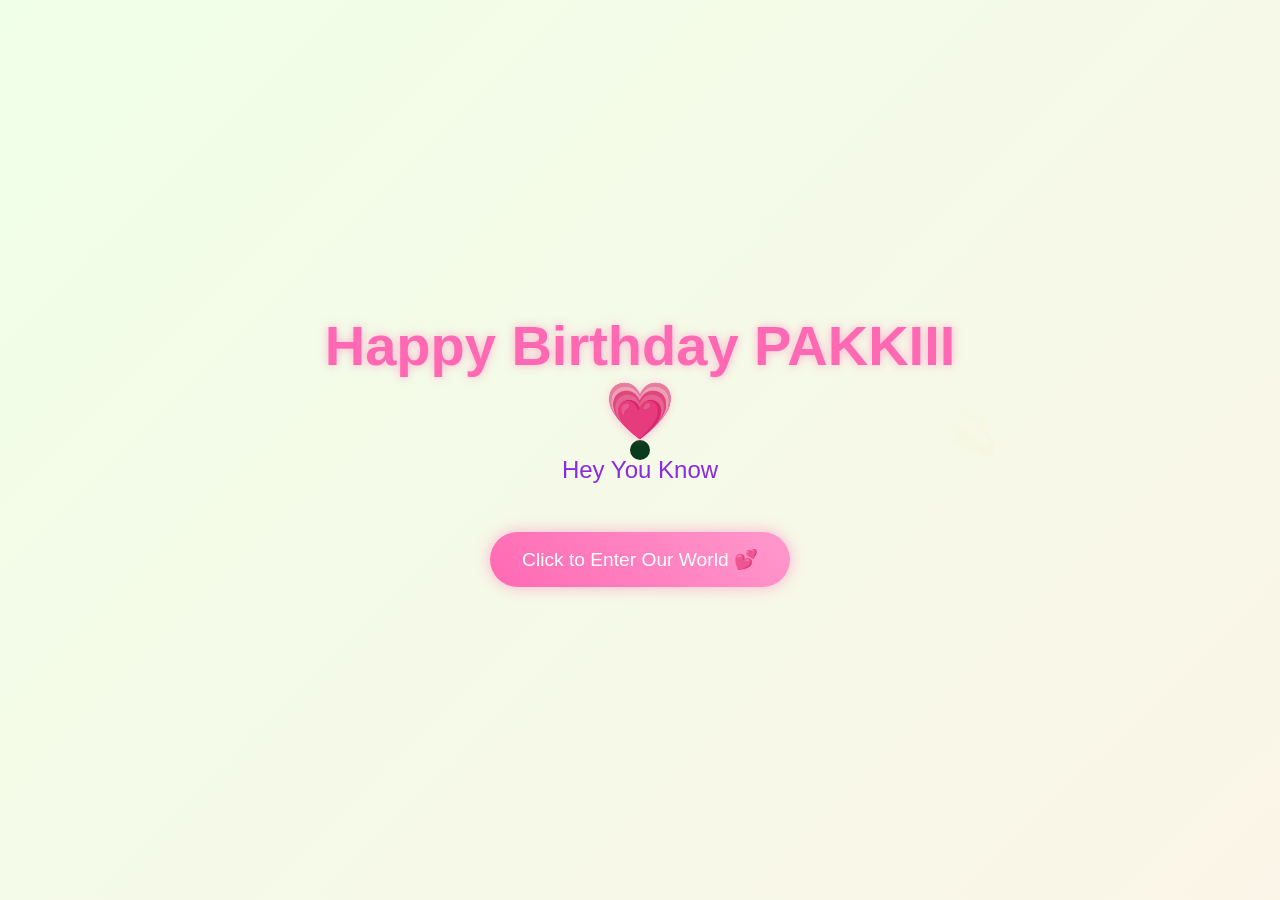
<file: index.html>
<!DOCTYPE html>
<html lang="en">
<head>
    <meta charset="UTF-8">
    <meta name="viewport" content="width=device-width, initial-scale=1.0">
    <title>Happy Birthday</title>
    <script src="https://cdnjs.cloudflare.com/ajax/libs/gsap/3.12.2/gsap.min.js"></script>
    <link rel="stylesheet" href="style.css">
    
</head>
<body>
    <div class="cursor"></div>
    <div class="container">
        <h1>Happy Birthday PAKKIII💗</h1>
        <div class="greeting"></div>
        <button class="cta-button">Click to Enter Our World 💕</button>
    </div>

    <script src="script.js">
        
    </script>
</body>
</html>
</file>
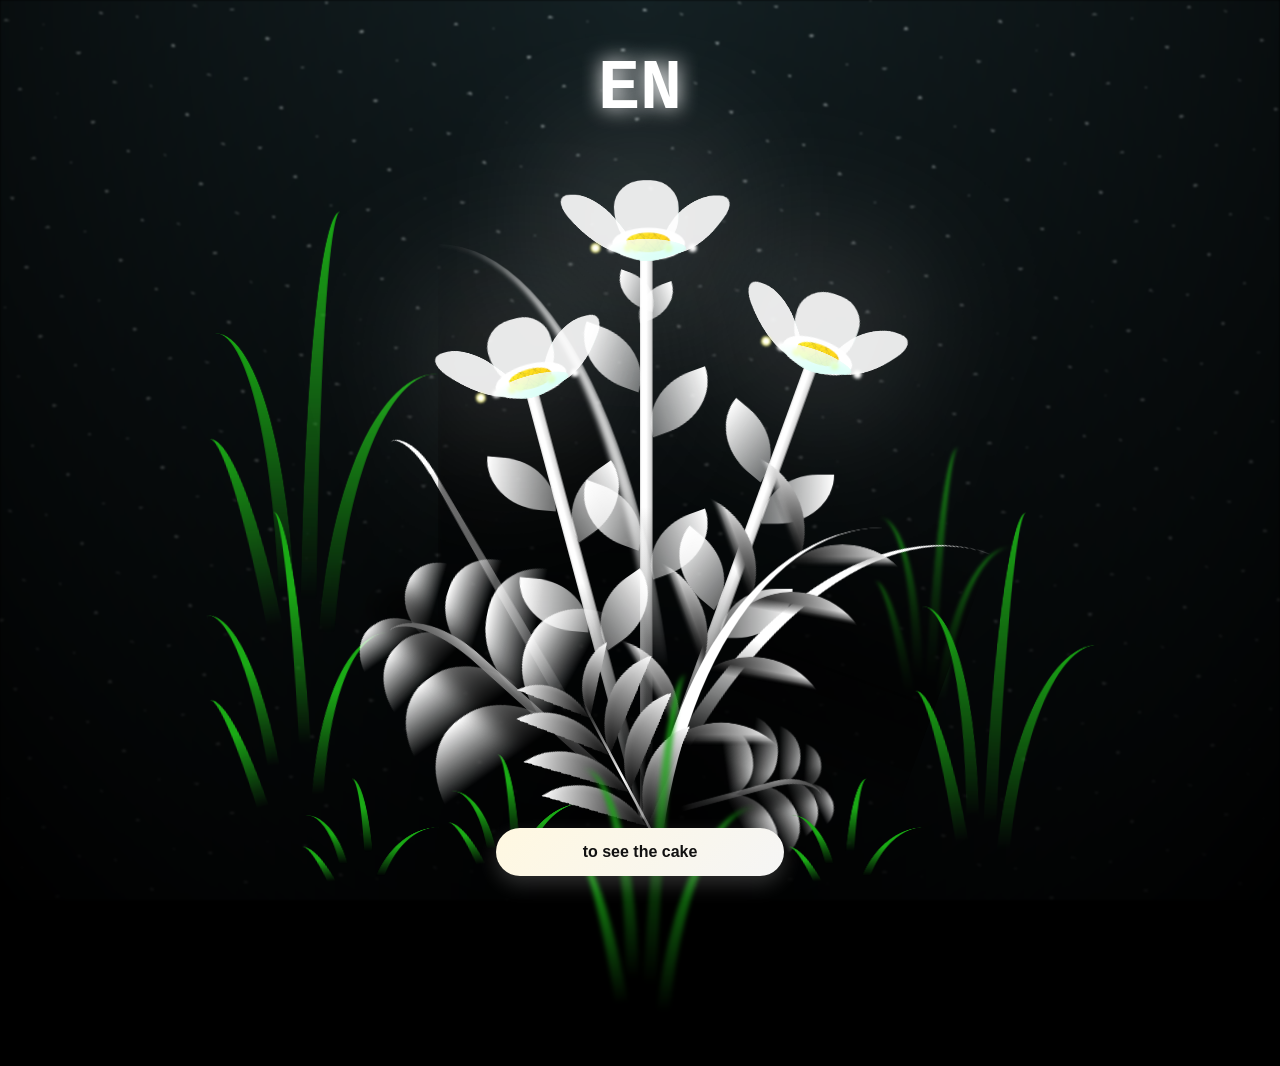
<file: flower.html>
<!DOCTYPE html>
<html lang="en">

<head>
  <meta charset="UTF-8">
  <meta http-equiv="X-UA-Compatible" content="IE=edge">
  <meta name="viewport" content="width=device-width, initial-scale=1.0">
  <link rel="shortcut icon" href="gift.png" type="image/x-icon">
  <link rel="stylesheet" href="styles.css">

  <!-- Document Title -->
  <title>FLOWERS</title>
</head>

<body class="not-loaded">
  <!-- Background -->
  <div class="night"></div>

  <!-- Flower -->
  <div class="flowers">
    <div class="flower flower--1">
      <div class="flower__leafs flower__leafs--1">
        <div class="flower__leaf flower__leaf--1"></div>
        <div class="flower__leaf flower__leaf--2"></div>
        <div class="flower__leaf flower__leaf--3"></div>
        <div class="flower__leaf flower__leaf--4"></div>
        <div class="flower__white-circle"></div>

        <div class="flower__light flower__light--1"></div>
        <div class="flower__light flower__light--2"></div>
        <div class="flower__light flower__light--3"></div>
        <div class="flower__light flower__light--4"></div>
        <div class="flower__light flower__light--5"></div>
        <div class="flower__light flower__light--6"></div>
        <div class="flower__light flower__light--7"></div>
        <div class="flower__light flower__light--8"></div>

      </div>
      <div class="flower__line">
        <div class="flower__line__leaf flower__line__leaf--1"></div>
        <div class="flower__line__leaf flower__line__leaf--2"></div>
        <div class="flower__line__leaf flower__line__leaf--3"></div>
        <div class="flower__line__leaf flower__line__leaf--4"></div>
        <div class="flower__line__leaf flower__line__leaf--5"></div>
        <div class="flower__line__leaf flower__line__leaf--6"></div>
      </div>
    </div>

    <div class="flower flower--2">
      <div class="flower__leafs flower__leafs--2">
        <div class="flower__leaf flower__leaf--1"></div>
        <div class="flower__leaf flower__leaf--2"></div>
        <div class="flower__leaf flower__leaf--3"></div>
        <div class="flower__leaf flower__leaf--4"></div>
        <div class="flower__white-circle"></div>

        <div class="flower__light flower__light--1"></div>
        <div class="flower__light flower__light--2"></div>
        <div class="flower__light flower__light--3"></div>
        <div class="flower__light flower__light--4"></div>
        <div class="flower__light flower__light--5"></div>
        <div class="flower__light flower__light--6"></div>
        <div class="flower__light flower__light--7"></div>
        <div class="flower__light flower__light--8"></div>

      </div>
      <div class="flower__line">
        <div class="flower__line__leaf flower__line__leaf--1"></div>
        <div class="flower__line__leaf flower__line__leaf--2"></div>
        <div class="flower__line__leaf flower__line__leaf--3"></div>
        <div class="flower__line__leaf flower__line__leaf--4"></div>
      </div>
    </div>

    <div class="flower flower--3">
      <div class="flower__leafs flower__leafs--3">
        <div class="flower__leaf flower__leaf--1"></div>
        <div class="flower__leaf flower__leaf--2"></div>
        <div class="flower__leaf flower__leaf--3"></div>
        <div class="flower__leaf flower__leaf--4"></div>
        <div class="flower__white-circle"></div>

        <div class="flower__light flower__light--1"></div>
        <div class="flower__light flower__light--2"></div>
        <div class="flower__light flower__light--3"></div>
        <div class="flower__light flower__light--4"></div>
        <div class="flower__light flower__light--5"></div>
        <div class="flower__light flower__light--6"></div>
        <div class="flower__light flower__light--7"></div>
        <div class="flower__light flower__light--8"></div>

      </div>
      <div class="flower__line">
        <div class="flower__line__leaf flower__line__leaf--1"></div>
        <div class="flower__line__leaf flower__line__leaf--2"></div>
        <div class="flower__line__leaf flower__line__leaf--3"></div>
        <div class="flower__line__leaf flower__line__leaf--4"></div>
      </div>
    </div>

    <div class="grow-ans" style="--d:1.2s">
      <div class="flower__g-long">
        <div class="flower__g-long__top"></div>
        <div class="flower__g-long__bottom"></div>
      </div>
    </div>

    <div class="growing-grass">
      <div class="flower__grass flower__grass--1">
        <div class="flower__grass--top"></div>
        <div class="flower__grass--bottom"></div>
        <div class="flower__grass__leaf flower__grass__leaf--1"></div>
        <div class="flower__grass__leaf flower__grass__leaf--2"></div>
        <div class="flower__grass__leaf flower__grass__leaf--3"></div>
        <div class="flower__grass__leaf flower__grass__leaf--4"></div>
        <div class="flower__grass__leaf flower__grass__leaf--5"></div>
        <div class="flower__grass__leaf flower__grass__leaf--6"></div>
        <div class="flower__grass__leaf flower__grass__leaf--7"></div>
        <div class="flower__grass__leaf flower__grass__leaf--8"></div>
        <div class="flower__grass__overlay"></div>
      </div>
    </div>

    <div class="growing-grass">
      <div class="flower__grass flower__grass--2">
        <div class="flower__grass--top"></div>
        <div class="flower__grass--bottom"></div>
        <div class="flower__grass__leaf flower__grass__leaf--1"></div>
        <div class="flower__grass__leaf flower__grass__leaf--2"></div>
        <div class="flower__grass__leaf flower__grass__leaf--3"></div>
        <div class="flower__grass__leaf flower__grass__leaf--4"></div>
        <div class="flower__grass__leaf flower__grass__leaf--5"></div>
        <div class="flower__grass__leaf flower__grass__leaf--6"></div>
        <div class="flower__grass__leaf flower__grass__leaf--7"></div>
        <div class="flower__grass__leaf flower__grass__leaf--8"></div>
        <div class="flower__grass__overlay"></div>
      </div>
    </div>

    <div class="grow-ans" style="--d:2.4s">
      <div class="flower__g-right flower__g-right--1">
        <div class="leaf"></div>
      </div>
    </div>

    <div class="grow-ans" style="--d:2.8s">
      <div class="flower__g-right flower__g-right--2">
        <div class="leaf"></div>
      </div>
    </div>

    <div class="grow-ans" style="--d:2.8s">
      <div class="flower__g-front">
        <div class="flower__g-front__leaf-wrapper flower__g-front__leaf-wrapper--1">
          <div class="flower__g-front__leaf"></div>
        </div>
        <div class="flower__g-front__leaf-wrapper flower__g-front__leaf-wrapper--2">
          <div class="flower__g-front__leaf"></div>
        </div>
        <div class="flower__g-front__leaf-wrapper flower__g-front__leaf-wrapper--3">
          <div class="flower__g-front__leaf"></div>
        </div>
        <div class="flower__g-front__leaf-wrapper flower__g-front__leaf-wrapper--4">
          <div class="flower__g-front__leaf"></div>
        </div>
        <div class="flower__g-front__leaf-wrapper flower__g-front__leaf-wrapper--5">
          <div class="flower__g-front__leaf"></div>
        </div>
        <div class="flower__g-front__leaf-wrapper flower__g-front__leaf-wrapper--6">
          <div class="flower__g-front__leaf"></div>
        </div>
        <div class="flower__g-front__leaf-wrapper flower__g-front__leaf-wrapper--7">
          <div class="flower__g-front__leaf"></div>
        </div>
        <div class="flower__g-front__leaf-wrapper flower__g-front__leaf-wrapper--8">
          <div class="flower__g-front__leaf"></div>
        </div>
        <div class="flower__g-front__line"></div>
      </div>
    </div>

    <div class="grow-ans" style="--d:3.2s">
      <div class="flower__g-fr">
        <div class="leaf"></div>
        <div class="flower__g-fr__leaf flower__g-fr__leaf--1"></div>
        <div class="flower__g-fr__leaf flower__g-fr__leaf--2"></div>
        <div class="flower__g-fr__leaf flower__g-fr__leaf--3"></div>
        <div class="flower__g-fr__leaf flower__g-fr__leaf--4"></div>
        <div class="flower__g-fr__leaf flower__g-fr__leaf--5"></div>
        <div class="flower__g-fr__leaf flower__g-fr__leaf--6"></div>
        <div class="flower__g-fr__leaf flower__g-fr__leaf--7"></div>
        <div class="flower__g-fr__leaf flower__g-fr__leaf--8"></div>
      </div>
    </div>

    <div class="long-g long-g--0">
      <div class="grow-ans" style="--d:3s">
        <div class="leaf leaf--0"></div>
      </div>
      <div class="grow-ans" style="--d:2.2s">
        <div class="leaf leaf--1"></div>
      </div>
      <div class="grow-ans" style="--d:3.4s">
        <div class="leaf leaf--2"></div>
      </div>
      <div class="grow-ans" style="--d:3.6s">
        <div class="leaf leaf--3"></div>
      </div>
    </div>

    <div class="long-g long-g--1">
      <div class="grow-ans" style="--d:3.6s">
        <div class="leaf leaf--0"></div>
      </div>
      <div class="grow-ans" style="--d:3.8s">
        <div class="leaf leaf--1"></div>
      </div>
      <div class="grow-ans" style="--d:4s">
        <div class="leaf leaf--2"></div>
      </div>
      <div class="grow-ans" style="--d:4.2s">
        <div class="leaf leaf--3"></div>
      </div>
    </div>

    <div class="long-g long-g--2">
      <div class="grow-ans" style="--d:4s">
        <div class="leaf leaf--0"></div>
      </div>
      <div class="grow-ans" style="--d:4.2s">
        <div class="leaf leaf--1"></div>
      </div>
      <div class="grow-ans" style="--d:4.4s">
        <div class="leaf leaf--2"></div>
      </div>
      <div class="grow-ans" style="--d:4.6s">
        <div class="leaf leaf--3"></div>
      </div>
    </div>

    <div class="long-g long-g--3">
      <div class="grow-ans" style="--d:4s">
        <div class="leaf leaf--0"></div>
      </div>
      <div class="grow-ans" style="--d:4.2s">
        <div class="leaf leaf--1"></div>
      </div>
      <div class="grow-ans" style="--d:3s">
        <div class="leaf leaf--2"></div>
      </div>
      <div class="grow-ans" style="--d:3.6s">
        <div class="leaf leaf--3"></div>
      </div>
    </div>

    <div class="long-g long-g--4">
      <div class="grow-ans" style="--d:4s">
        <div class="leaf leaf--0"></div>
      </div>
      <div class="grow-ans" style="--d:4.2s">
        <div class="leaf leaf--1"></div>
      </div>
      <div class="grow-ans" style="--d:3s">
        <div class="leaf leaf--2"></div>
      </div>
      <div class="grow-ans" style="--d:3.6s">
        <div class="leaf leaf--3"></div>
      </div>
    </div>

    <div class="long-g long-g--5">
      <div class="grow-ans" style="--d:4s">
        <div class="leaf leaf--0"></div>
      </div>
      <div class="grow-ans" style="--d:4.2s">
        <div class="leaf leaf--1"></div>
      </div>
      <div class="grow-ans" style="--d:3s">
        <div class="leaf leaf--2"></div>
      </div>
      <div class="grow-ans" style="--d:3.6s">
        <div class="leaf leaf--3"></div>
      </div>
    </div>

    <div class="long-g long-g--6">
      <div class="grow-ans" style="--d:4.2s">
        <div class="leaf leaf--0"></div>
      </div>
      <div class="grow-ans" style="--d:4.4s">
        <div class="leaf leaf--1"></div>
      </div>
      <div class="grow-ans" style="--d:4.6s">
        <div class="leaf leaf--2"></div>
      </div>
      <div class="grow-ans" style="--d:4.8s">
        <div class="leaf leaf--3"></div>
      </div>
    </div>

    <div class="long-g long-g--7">
      <div class="grow-ans" style="--d:3s">
        <div class="leaf leaf--0"></div>
      </div>
      <div class="grow-ans" style="--d:3.2s">
        <div class="leaf leaf--1"></div>
      </div>
      <div class="grow-ans" style="--d:3.5s">
        <div class="leaf leaf--2"></div>
      </div>
      <div class="grow-ans" style="--d:3.6s">
        <div class="leaf leaf--3"></div>
      </div>
    </div>
  </div>

  <h1 class="title"><span id="title"></span></h1>

  <div class="flower-nav">
    <a href="cake.html">
      <button type="button">to see the cake</button>
    </a>
  </div>

  <!-- Import Javascript -->
  <script src="main.js"></script>
</body>

</html>
</file>
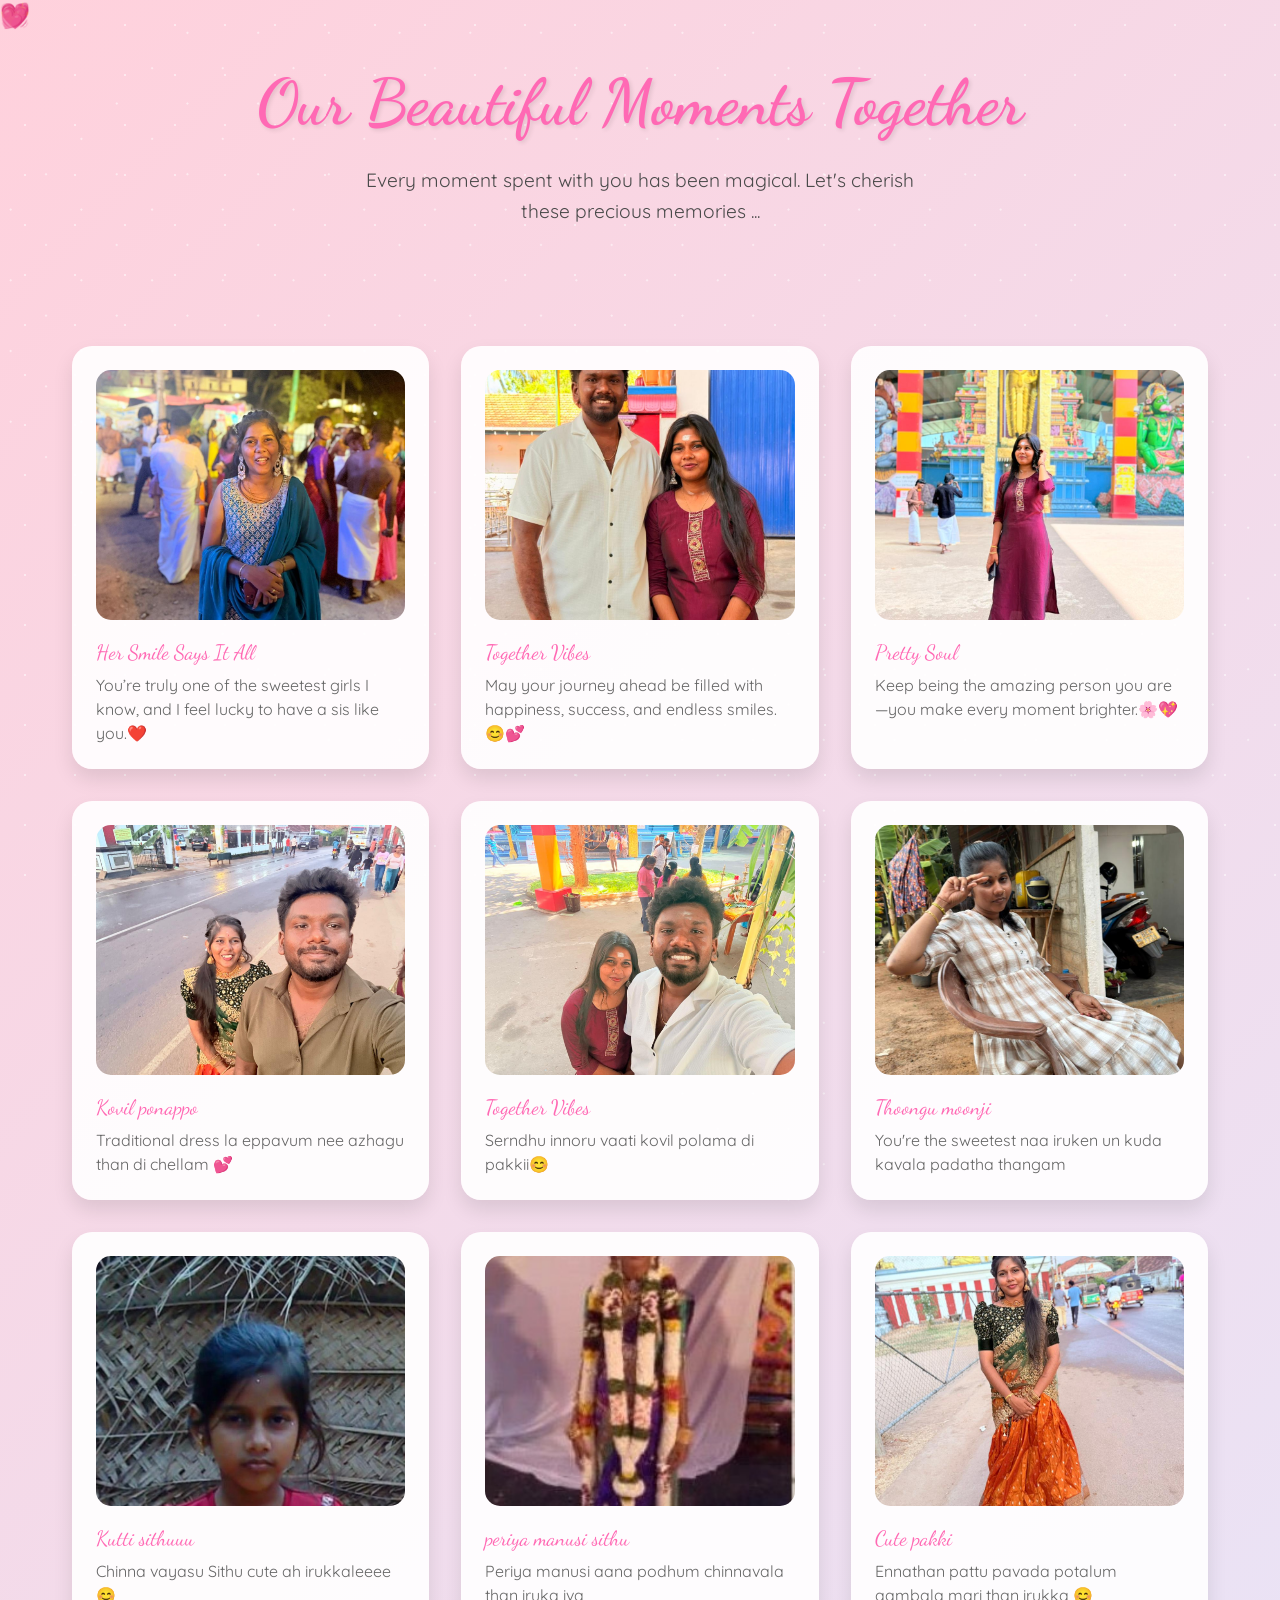
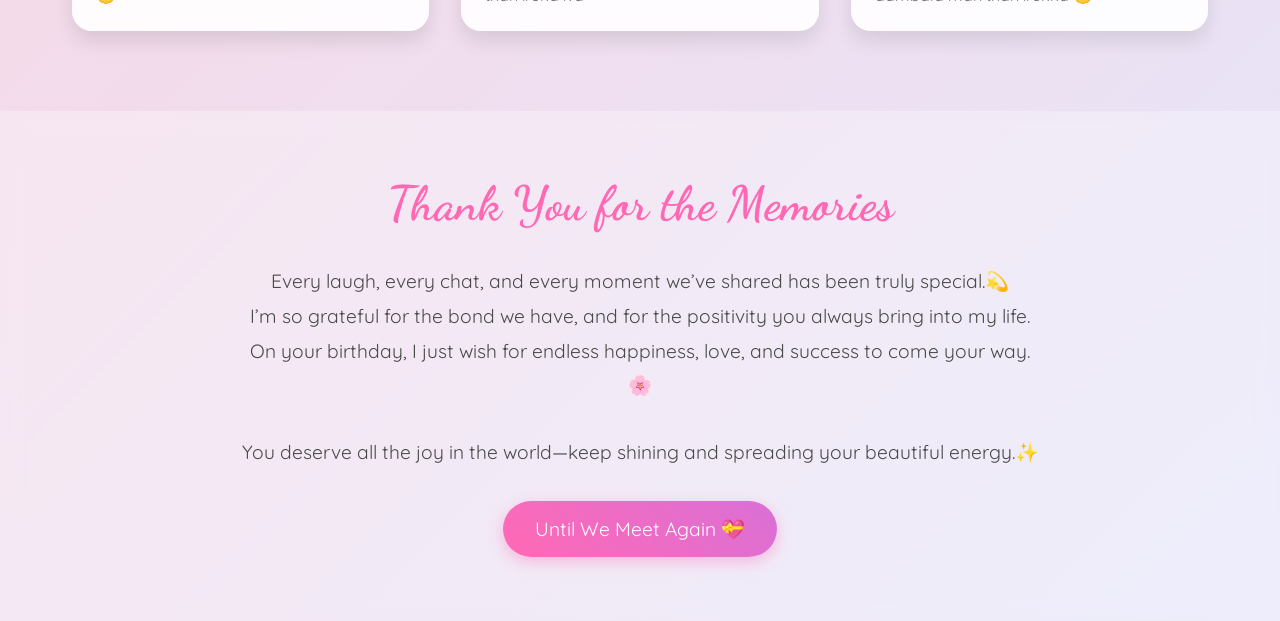
<file: last.html>
<!DOCTYPE html>
<html lang="en">

<head>
    <meta charset="UTF-8">
    <meta name="viewport" content="width=device-width, initial-scale=1.0">
    <title>Our Beautiful Memories ✨</title>
    <style>
        @import url('https://fonts.googleapis.com/css2?family=Dancing+Script:wght@700&family=Quicksand:wght@300;400;500;600&display=swap');

        * {
            margin: 0;
            padding: 0;
            box-sizing: border-box;
        }

        body {
            min-height: 100vh;
            background: linear-gradient(135deg,
                    #ffd1dc 0%,
                    #e6e6fa 25%,
                    #ffefd5 50%,
                    #e6e6fa 75%,
                    #ffd1dc 100%);
            background-size: 400% 400%;
            animation: gradientFlow 15s ease infinite;
            font-family: 'Quicksand', sans-serif;
            overflow-x: hidden;
            color: #4a4a4a;
        }

        @keyframes gradientFlow {
            0% {
                background-position: 0% 50%;
            }

            50% {
                background-position: 100% 50%;
            }

            100% {
                background-position: 0% 50%;
            }
        }

        /* Enhanced Sparkle Effect */
        .magic-sparkles {
            position: fixed;
            top: 0;
            left: 0;
            width: 100%;
            height: 100%;
            pointer-events: none;
            z-index: 1;
        }

        .sparkle {
            position: absolute;
            width: 6px;
            height: 6px;
            border-radius: 50%;
            background-color: white;
            animation: twinkle var(--duration, 4s) ease-in-out infinite;
            opacity: 0;
        }

        @keyframes twinkle {

            0%,
            100% {
                opacity: 0;
                transform: scale(0.5);
            }

            50% {
                opacity: 0.8;
                transform: scale(1);
            }
        }

        /* Generate 50 sparkles with different positions and animations */
        .magic-sparkles::before,
        .magic-sparkles::after {
            content: '';
            position: absolute;
            width: 100%;
            height: 100%;
            background-image: radial-gradient(circle, white 1px, transparent 1px);
            background-size: 50px 50px;
            animation: sparkleLayer 8s linear infinite;
            opacity: 0.5;
        }

        .magic-sparkles::after {
            animation-delay: -4s;
            transform: rotate(45deg);
        }

        @keyframes sparkleLayer {
            0% {
                transform: translateY(0);
            }

            100% {
                transform: translateY(-50px);
            }
        }

        /* Floating Hearts */
        .floating-hearts {
            position: fixed;
            width: 100%;
            height: 100%;
            pointer-events: none;
            z-index: 2;
        }

        .heart {
            position: absolute;
            font-size: 1.5rem;
            color: rgba(255, 105, 180, 0.6);
            animation: floatHeart var(--float-duration, 6s) ease-in-out infinite;
            animation-delay: var(--delay, 0s);
        }

        @keyframes floatHeart {
            0% {
                transform: translate(0, 100vh) rotate(0deg);
            }

            100% {
                transform: translate(var(--translate-x, 0), -100vh) rotate(360deg);
            }
        }

        /* Welcome Section */
        .welcome {
            text-align: center;
            padding: 4rem 2rem;
            position: relative;
            z-index: 3;
        }

        .welcome h1 {
            font-family: 'Dancing Script', cursive;
            font-size: 4rem;
            color: #ff69b4;
            text-shadow: 2px 2px 4px rgba(0, 0, 0, 0.1);
            animation: fadeInScale 2s ease;
        }

        .welcome p {
            font-size: 1.2rem;
            max-width: 600px;
            margin: 1.5rem auto;
            line-height: 1.6;
            animation: fadeIn 2s ease 0.5s both;
        }

        /* Enhanced Memory Cards */
        .memory-container {
            max-width: 1200px;
            margin: 0 auto;
            padding: 2rem;
            display: grid;
            grid-template-columns: repeat(auto-fit, minmax(300px, 1fr));
            gap: 2rem;
            z-index: 3;
            position: relative;
        }

        .memory-card {
            background: rgba(255, 255, 255, 0.9);
            border-radius: 20px;
            padding: 1.5rem;
            box-shadow: 0 10px 20px rgba(0, 0, 0, 0.1);
            transition: all 0.5s cubic-bezier(0.4, 0, 0.2, 1);
            position: relative;
            overflow: hidden;
        }

        .memory-card:hover {
            transform: translateY(-10px) scale(1.02);
            box-shadow: 0 15px 30px rgba(0, 0, 0, 0.15);
        }

        .memory-card::before {
            content: '';
            position: absolute;
            top: 0;
            left: 0;
            width: 100%;
            height: 100%;
            background: linear-gradient(45deg, transparent, rgba(255, 255, 255, 0.4), transparent);
            transform: translateX(-100%);
            transition: 0.5s;
        }

        .memory-card:hover::before {
            transform: translateX(100%);
        }

        .memory-img {
            width: 100%;
            height: 250px;
            object-fit: cover;
            border-radius: 15px;
            margin-bottom: 1rem;
            transition: transform 0.5s ease;
        }

        .memory-card:hover .memory-img {
            transform: scale(1.05);
        }

        .memory-date {
            font-family: 'Dancing Script', cursive;
            color: #ff69b4;
            font-size: 1.3rem;
            margin-bottom: 0.5rem;
        }

        .memory-caption {
            font-size: 1rem;
            line-height: 1.5;
            color: #666;
        }

        /* Final Message Section */
        .final-message {
            text-align: center;
            padding: 4rem 2rem;
            background: rgba(255, 255, 255, 0.3);
            backdrop-filter: blur(10px);
            margin-top: 3rem;
            position: relative;
            z-index: 3;
        }

        .final-message h2 {
            font-family: 'Dancing Script', cursive;
            font-size: 3rem;
            color: #ff69b4;
            margin-bottom: 2rem;
            animation: heartbeat 2s infinite;
        }

        @keyframes heartbeat {

            0%,
            100% {
                transform: scale(1);
            }

            50% {
                transform: scale(1.1);
            }
        }

        .final-message p {
            font-size: 1.2rem;
            max-width: 800px;
            margin: 0 auto 2rem;
            line-height: 1.8;
        }

        .goodbye-btn {
            display: inline-block;
            padding: 1rem 2rem;
            font-size: 1.2rem;
            background: linear-gradient(45deg, #ff69b4, #da70d6);
            color: white;
            border: none;
            border-radius: 50px;
            cursor: pointer;
            text-decoration: none;
            transition: all 0.3s ease;
            box-shadow: 0 5px 15px rgba(255, 105, 180, 0.4);
            animation: float 3s infinite ease-in-out;
        }

        .goodbye-btn:hover {
            transform: translateY(-5px);
            box-shadow: 0 8px 20px rgba(255, 105, 180, 0.6);
        }

        @keyframes float {

            0%,
            100% {
                transform: translateY(0);
            }

            50% {
                transform: translateY(-10px);
            }
        }

        /* Animations */
        @keyframes fadeInScale {
            0% {
                opacity: 0;
                transform: scale(0.8);
            }

            100% {
                opacity: 1;
                transform: scale(1);
            }
        }

        @keyframes fadeIn {
            0% {
                opacity: 0;
            }

            100% {
                opacity: 1;
            }
        }

        /* Generate Hearts */
        .js-generate-hearts {
            position: fixed;
            width: 100%;
            height: 100%;
            pointer-events: none;
            z-index: 2;
        }

        /* Custom Scrollbar */
        ::-webkit-scrollbar {
            width: 12px;
        }

        ::-webkit-scrollbar-track {
            background: rgba(255, 255, 255, 0.4);
        }

        ::-webkit-scrollbar-thumb {
            background: linear-gradient(45deg, #ff69b4, #da70d6);
            border-radius: 6px;
        }

        /* Responsive Design */
        @media (max-width: 768px) {
            .welcome {
                padding: 3rem 1.25rem 2rem;
            }

            .welcome h1 {
                font-size: clamp(2.4rem, 10vw, 3rem);
                line-height: 1.1;
            }

            .welcome p {
                font-size: 1rem;
                margin: 1rem auto 0;
            }

            .memory-container {
                grid-template-columns: 1fr;
                gap: 1.25rem;
                padding: 1.25rem;
            }

            .memory-card {
                padding: 1.1rem;
            }

            .memory-img {
                height: 220px;
            }

            .final-message {
                padding: 3rem 1.25rem;
            }

            .final-message h2 {
                font-size: clamp(2rem, 9vw, 2.5rem);
            }

            .final-message p {
                font-size: 1rem;
                line-height: 1.7;
            }

            .goodbye-btn {
                width: min(100%, 18rem);
                padding: 0.95rem 1.25rem;
                font-size: 1rem;
            }
        }

        @media (max-width: 480px) {
            .welcome {
                padding: 2.5rem 1rem 1.5rem;
            }

            .welcome h1 {
                font-size: clamp(2rem, 11vw, 2.4rem);
            }

            .memory-container {
                padding: 1rem 0.85rem;
                gap: 1rem;
            }

            .memory-card {
                border-radius: 16px;
            }

            .memory-img {
                height: 200px;
                border-radius: 12px;
            }

            .memory-date {
                font-size: 1.15rem;
            }

            .memory-caption {
                font-size: 0.95rem;
            }

            .final-message {
                padding: 2.5rem 1rem;
            }
        }
    </style>
</head>

<body>
    <div class="magic-sparkles"></div>
    <div class="floating-hearts">
        <!-- Hearts will be generated via CSS -->
        <div class="heart" style="--float-duration: 6s; --delay: 0s; --translate-x: 20px;">💝</div>
        <div class="heart" style="--float-duration: 8s; --delay: 1s; --translate-x: -30px;">💖</div>
        <div class="heart" style="--float-duration: 7s; --delay: 2s; --translate-x: 40px;">💗</div>
        <div class="heart" style="--float-duration: 9s; --delay: 3s; --translate-x: -20px;">💓</div>
        <div class="heart" style="--float-duration: 5s; --delay: 4s; --translate-x: 30px;">💕</div>
    </div>

    <section class="welcome">
        <h1>Our Beautiful Moments Together</h1>
        <p>Every moment spent with you has been magical. Let's cherish these precious memories ...</p>
    </section>

    <div class="memory-container">
        <div class="memory-card">
            <img src="10.jpeg" alt="First Date" class="memory-img">
            <div class="memory-date">Her Smile Says It All</div>
            <div class="memory-caption">You’re truly one of the sweetest girls I know, and I feel lucky to have a sis
                like you.❤️</div>
        </div>
        <div class="memory-card">
            <img src="6.jpeg" alt="Beach Day" class="memory-img">
            <div class="memory-date">Together Vibes</div>
            <div class="memory-caption">May your journey ahead be filled with happiness, success, and endless
                smiles.😊💕</div>
        </div>
        <div class="memory-card">
            <img src="4.jpeg" alt="Movie Night" class="memory-img">
            <div class="memory-date">Pretty Soul</div>
            <div class="memory-caption">Keep being the amazing person you are—you make every moment brighter.🌸💖</div>
        </div>

        <div class="memory-card">
            <img src="7.jpeg" alt="Beach Day" class="memory-img">
            <div class="memory-date">Kovil ponappo</div>
            <div class="memory-caption"> Traditional dress la eppavum nee azhagu than di 
                chellam 💕</div>
        </div>
        <div class="memory-card">
            <img src="5.jpeg" alt="Beach Day" class="memory-img">
            <div class="memory-date">Together Vibes</div>
            <div class="memory-caption">Serndhu innoru vaati kovil polama di pakkii😊</div>
        </div>
        <div class="memory-card">
            <img src="2.jpeg" alt="Beach Day" class="memory-img">
            <div class="memory-date">Thoongu moonji</div>
            <div class="memory-caption">You're the sweetest naa iruken un kuda kavala padatha thangam</div>
        </div>

        <div class="memory-card">
            <img src="1.jpeg" alt="Beach Day" class="memory-img">
            <div class="memory-date">Kutti sithuuu</div>
            <div class="memory-caption">Chinna vayasu Sithu cute ah irukkaleeee😊</div>
        </div>

            <div class="memory-card">
            <img src="3.jpeg" alt="Beach Day" class="memory-img">
            <div class="memory-date">periya manusi sithu</div>
            <div class="memory-caption">Periya manusi aana podhum chinnavala than iruka iva </div>
        </div>

        <div class="memory-card">
            <img src="8.jpeg" alt="Beach Day" class="memory-img">
            <div class="memory-date">Cute pakki</div>
            <div class="memory-caption">Ennathan pattu pavada potalum aambala mari than irukka 😊</div>
        </div>


    </div>

    <section class="final-message">
        <h2>Thank You for the Memories</h2>
        <p>Every laugh, every chat, and every moment we’ve shared has been truly special.💫<br>
            I’m so grateful for the bond we have, and for the positivity you always bring into my life.<br>
            On your birthday, I just wish for endless happiness, love, and success to come your way.🌸</p>
        <p>You deserve all the joy in the world—keep shining and spreading your beautiful energy.✨</p>
        <a href="main.html" class="goodbye-btn">Until We Meet Again 💝</a>
    </section>
</body>

</html>
</file>
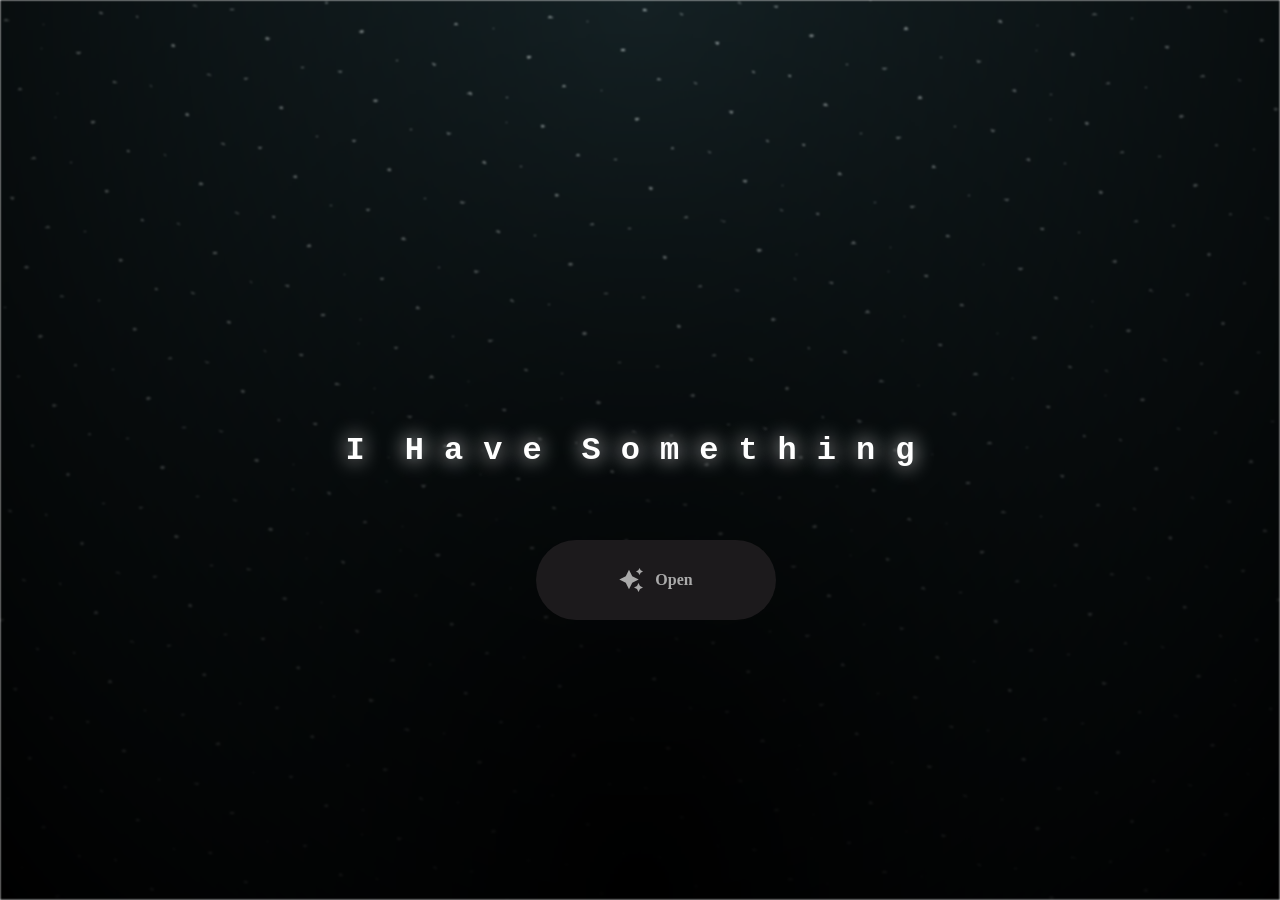
<file: main.html>
<html lang="en">

<head>
  <meta charset="UTF-8">
  <meta name="viewport" content="width=device-width, initial-scale=1.0">
  <link rel="shortcut icon" href="gift.png" type="image/x-icon">
  <link rel="stylesheet" href="main.css">

  <!-- Document Title -->
  <title>I Have Something</title>
</head>

<body>
  <!-- Background -->
  <div class="night"></div>

  <!-- Title -->
  <h1 class="title"></h1>

  <!-- Button -->
  <div class="main-cta">
    <a href="flower.html" class="btn">
      <svg height="24" width="24" fill="#FFFFFF" viewBox="0 0 24 24" data-name="Layer 1" id="Layer_1" class="sparkle">
        <path
          d="M10,21.236,6.755,14.745.264,11.5,6.755,8.255,10,1.764l3.245,6.491L19.736,11.5l-6.491,3.245ZM18,21l1.5,3L21,21l3-1.5L21,18l-1.5-3L18,18l-3,1.5ZM19.333,4.667,20.5,7l1.167-2.333L24,3.5,21.667,2.333,20.5,0,19.333,2.333,17,3.5Z">
        </path>
      </svg>

      <span class="text">Open</span>
    </a>
  </div>

  <script src="index.js"></script>
</body>

</html>
</file>
<file: style.css>
* {
    margin: 0;
    padding: 0;
    box-sizing: border-box;
    cursor: none;
}

body {
    min-height: 100vh;
    display: flex;
    flex-direction: column;
    align-items: center;
    justify-content: center;
    background: linear-gradient(-45deg, #fee9f7, #e8f5fe, #fef2e8, #f0ffe8);
    background-size: 400% 400%;
    animation: gradientBG 15s ease infinite;
    font-family: 'Arial Rounded MT Bold', Arial, sans-serif;
    overflow: hidden;
    position: relative;
    padding: 1.5rem;
}

.cursor {
    width: 20px;
    height: 20px;
    background: pink;
    border-radius: 50%;
    position: fixed;
    pointer-events: none;
    mix-blend-mode: difference;
    transition: transform 0.2s;
}

.container {
    text-align: center;
    z-index: 1;
    width: min(100%, 42rem);
}

h1 {
    font-size: 3.5rem;
    color: #ff69b4;
    text-shadow: 0 0 10px rgba(255, 105, 180, 0.5);
    margin-bottom: 2rem;
    opacity: 0;
}

.greeting {
    font-size: 1.5rem;
    color: #8a2be2;
    margin-bottom: 3rem;
    min-height: 2em;
}

.cta-button {
    padding: 1rem 2rem;
    font-size: 1.2rem;
    background: linear-gradient(45deg, #ff69b4, #ff99cc);
    border: none;
    border-radius: 50px;
    color: white;
    cursor: pointer;
    box-shadow: 0 0 15px rgba(255, 105, 180, 0.5);
    transition: transform 0.3s, box-shadow 0.3s;
    opacity: 0;
    max-width: 100%;
}

.cta-button:hover {
    transform: scale(1.1);
    box-shadow: 0 0 25px rgba(255, 105, 180, 0.7);
}

.floating {
    position: absolute;
    pointer-events: none;
    opacity: 0;
}

@keyframes gradientBG {
    0% { background-position: 0% 50%; }
    50% { background-position: 100% 50%; }
    100% { background-position: 0% 50%; }
}

@media (max-width: 768px) {
    body { padding: 1.25rem; }
    .cursor { display: none; }
    h1 { font-size: clamp(2rem, 8vw, 2.8rem); margin-bottom: 1.25rem; }
    .greeting { font-size: 1.1rem; margin-bottom: 2rem; }
    .cta-button { width: 100%; max-width: 20rem; font-size: 1rem; padding: 0.95rem 1.5rem; }
}

@media (max-width: 480px) {
    body { padding: 1rem; }
    h1 { font-size: clamp(1.8rem, 9vw, 2.4rem); }
    .greeting { font-size: 1rem; }
}
</file>
<file: styles.css>
*,
*::after,
*::before {
  padding: 0;
  margin: 0;
  box-sizing: border-box;
}

:root {
  --dark-color: #000;
}

.title {
  position: absolute;
  width: 100%;
  text-align: center;
  margin-top: 50px;
  top: 0;
  left: 0;
  color: white;
  font-family: 'Courier New', Courier, monospace;
  font-size: 70px;
  text-shadow: 0px 0px 20px white;
}

body {
  display: flex;
  align-items: flex-end;
  justify-content: center;
  min-height: 100vh;
  background-color: var(--dark-color);
  overflow: hidden;
  perspective: 1000px;
}

.night {
  position: fixed;
  left: 50%;
  top: 0;
  transform: translateX(-50%);
  width: 100%;
  height: 100%;
  filter: blur(0.1vmin);
  background-image: radial-gradient(ellipse at top, transparent 0%, var(--dark-color)), radial-gradient(ellipse at bottom, var(--dark-color), rgba(145, 233, 255, 0.2)), repeating-linear-gradient(220deg, rgb(0, 0, 0) 0px, rgb(0, 0, 0) 19px, transparent 19px, transparent 22px), repeating-linear-gradient(189deg, rgb(0, 0, 0) 0px, rgb(0, 0, 0) 19px, transparent 19px, transparent 22px), repeating-linear-gradient(148deg, rgb(0, 0, 0) 0px, rgb(0, 0, 0) 19px, transparent 19px, transparent 22px), linear-gradient(90deg, rgb(255, 255, 250), rgb(240, 240, 240));
}

.flowers {
  position: relative;
  transform: scale(0.9);
}

.flower {
  position: absolute;
  bottom: 10vmin;
  transform-origin: bottom center;
  z-index: 10;
  --fl-speed: 0.8s;
}

.flower--1 {
  animation: moving-flower-1 4s linear infinite;
}

.flower--1 .flower__line {
  height: 70vmin;
  animation-delay: 0.3s;
}

.flower--1 .flower__line__leaf--1 {
  animation: blooming-leaf-right var(--fl-speed) 1.6s backwards;
}

.flower--1 .flower__line__leaf--2 {
  animation: blooming-leaf-right var(--fl-speed) 1.4s backwards;
}

.flower--1 .flower__line__leaf--3 {
  animation: blooming-leaf-left var(--fl-speed) 1.2s backwards;
}

.flower--1 .flower__line__leaf--4 {
  animation: blooming-leaf-left var(--fl-speed) 1s backwards;
}

.flower--1 .flower__line__leaf--5 {
  animation: blooming-leaf-right var(--fl-speed) 1.8s backwards;
}

.flower--1 .flower__line__leaf--6 {
  animation: blooming-leaf-left var(--fl-speed) 2s backwards;
}

.flower--2 {
  left: 50%;
  transform: rotate(20deg);
  animation: moving-flower-2 4s linear infinite;
}

.flower--2 .flower__line {
  height: 60vmin;
  animation-delay: 0.6s;
}

.flower--2 .flower__line__leaf--1 {
  animation: blooming-leaf-right var(--fl-speed) 1.9s backwards;
}

.flower--2 .flower__line__leaf--2 {
  animation: blooming-leaf-right var(--fl-speed) 1.7s backwards;
}

.flower--2 .flower__line__leaf--3 {
  animation: blooming-leaf-left var(--fl-speed) 1.5s backwards;
}

.flower--2 .flower__line__leaf--4 {
  animation: blooming-leaf-left var(--fl-speed) 1.3s backwards;
}

.flower--3 {
  left: 50%;
  transform: rotate(-15deg);
  animation: moving-flower-3 4s linear infinite;
}

.flower--3 .flower__line {
  animation-delay: 0.9s;
}

.flower--3 .flower__line__leaf--1 {
  animation: blooming-leaf-right var(--fl-speed) 2.5s backwards;
}

.flower--3 .flower__line__leaf--2 {
  animation: blooming-leaf-right var(--fl-speed) 2.3s backwards;
}

.flower--3 .flower__line__leaf--3 {
  animation: blooming-leaf-left var(--fl-speed) 2.1s backwards;
}

.flower--3 .flower__line__leaf--4 {
  animation: blooming-leaf-left var(--fl-speed) 1.9s backwards;
}

.flower__leafs {
  position: relative;
  animation: blooming-flower 2s backwards;
}

.flower__leafs--1 {
  animation-delay: 1.1s;
}

.flower__leafs--2 {
  animation-delay: 1.4s;
}

.flower__leafs--3 {
  animation-delay: 1.7s;
}

.flower__leafs::after {
  content: "";
  position: absolute;
  left: 0;
  top: 0;
  transform: translate(-50%, -100%);
  width: 8vmin;
  height: 8vmin;
  background-color: #fff;
  filter: blur(10vmin);
}

.flower__leaf {
  position: absolute;
  bottom: 0;
  left: 50%;
  width: 8vmin;
  height: 11vmin;
  border-radius: 51% 49% 47% 53%/44% 45% 55% 69%;
  background-color: #a7ffee;
  background-image: linear-gradient(to top, #fff, #fff);
  transform-origin: bottom center;
  opacity: 0.9;
  box-shadow: inset 0 0 2vmin rgba(255, 255, 255, 0.5);
}

.flower__leaf--1 {
  transform: translate(-10%, 1%) rotateY(40deg) rotateX(-50deg);
}

.flower__leaf--2 {
  transform: translate(-50%, -4%) rotateX(40deg);
}

.flower__leaf--3 {
  transform: translate(-90%, 0%) rotateY(45deg) rotateX(50deg);
}

.flower__leaf--4 {
  width: 8vmin;
  height: 8vmin;
  transform-origin: bottom left;
  border-radius: 4vmin 10vmin 4vmin 4vmin;
  transform: translate(0%, 18%) rotateX(70deg) rotate(-43deg);
  background-image: linear-gradient(to top, rgba(255, 2555, 255, 0.4), #fff);
  z-index: 1;
  opacity: 0.8;
  -webkit-transform: translate(0%, 18%) rotateX(70deg) rotate(-43deg);
  -moz-transform: translate(0%, 18%) rotateX(70deg) rotate(-43deg);
  -ms-transform: translate(0%, 18%) rotateX(70deg) rotate(-43deg);
  -o-transform: translate(0%, 18%) rotateX(70deg) rotate(-43deg);
}

.flower__white-circle {
  position: absolute;
  left: -3.5vmin;
  top: -3vmin;
  width: 9vmin;
  height: 4vmin;
  border-radius: 50%;
  background-color: #fff;
}

.flower__white-circle::after {
  content: "";
  position: absolute;
  left: 50%;
  top: 45%;
  transform: translate(-50%, -50%);
  width: 60%;
  height: 60%;
  border-radius: inherit;
  background-image: repeating-linear-gradient(135deg, rgba(0, 0, 0, 0.03) 0px, rgba(0, 0, 0, 0.03) 1px, transparent 1px, transparent 12px), repeating-linear-gradient(45deg, rgba(0, 0, 0, 0.03) 0px, rgba(0, 0, 0, 0.03) 1px, transparent 1px, transparent 12px), repeating-linear-gradient(67.5deg, rgba(0, 0, 0, 0.03) 0px, rgba(0, 0, 0, 0.03) 1px, transparent 1px, transparent 12px), repeating-linear-gradient(135deg, rgba(0, 0, 0, 0.03) 0px, rgba(0, 0, 0, 0.03) 1px, transparent 1px, transparent 12px), repeating-linear-gradient(45deg, rgba(0, 0, 0, 0.03) 0px, rgba(0, 0, 0, 0.03) 1px, transparent 1px, transparent 12px), repeating-linear-gradient(112.5deg, rgba(0, 0, 0, 0.03) 0px, rgba(0, 0, 0, 0.03) 1px, transparent 1px, transparent 12px), repeating-linear-gradient(112.5deg, rgba(0, 0, 0, 0.03) 0px, rgba(0, 0, 0, 0.03) 1px, transparent 1px, transparent 12px), repeating-linear-gradient(45deg, rgba(0, 0, 0, 0.03) 0px, rgba(0, 0, 0, 0.03) 1px, transparent 1px, transparent 12px), repeating-linear-gradient(22.5deg, rgba(0, 0, 0, 0.03) 0px, rgba(0, 0, 0, 0.03) 1px, transparent 1px, transparent 12px), repeating-linear-gradient(45deg, rgba(0, 0, 0, 0.03) 0px, rgba(0, 0, 0, 0.03) 1px, transparent 1px, transparent 12px), repeating-linear-gradient(22.5deg, rgba(0, 0, 0, 0.03) 0px, rgba(0, 0, 0, 0.03) 1px, transparent 1px, transparent 12px), repeating-linear-gradient(135deg, rgba(0, 0, 0, 0.03) 0px, rgba(0, 0, 0, 0.03) 1px, transparent 1px, transparent 12px), repeating-linear-gradient(157.5deg, rgba(0, 0, 0, 0.03) 0px, rgba(0, 0, 0, 0.03) 1px, transparent 1px, transparent 12px), repeating-linear-gradient(67.5deg, rgba(0, 0, 0, 0.03) 0px, rgba(0, 0, 0, 0.03) 1px, transparent 1px, transparent 12px), repeating-linear-gradient(67.5deg, rgba(0, 0, 0, 0.03) 0px, rgba(0, 0, 0, 0.03) 1px, transparent 1px, transparent 12px), linear-gradient(90deg, rgb(255, 235, 18), rgb(255, 206, 0));
}

.flower__line {
  height: 55vmin;
  width: 1.5vmin;
  background-image: linear-gradient(to left, rgba(0, 0, 0, 0.2), transparent, rgba(255, 255, 255, 0.2)), linear-gradient(to top, transparent 10%, #fff, #fff);
  box-shadow: inset 0 0 2px rgba(0, 0, 0, 0.5);
  animation: grow-flower-tree 4s backwards;
}

.flower__line__leaf {
  --w: 7vmin;
  --h: calc(var(--w) + 2vmin);
  position: absolute;
  top: 20%;
  left: 90%;
  width: var(--w);
  height: var(--h);
  border-top-right-radius: var(--h);
  border-bottom-left-radius: var(--h);
  background-image: linear-gradient(to top, rgba(255, 255, 255, 0.4), #fff);
}

.flower__line__leaf--1 {
  transform: rotate(70deg) rotateY(30deg);
}

.flower__line__leaf--2 {
  top: 45%;
  transform: rotate(70deg) rotateY(30deg);
}

.flower__line__leaf--3,
.flower__line__leaf--4,
.flower__line__leaf--6 {
  border-top-right-radius: 0;
  border-bottom-left-radius: 0;
  border-top-left-radius: var(--h);
  border-bottom-right-radius: var(--h);
  left: -460%;
  top: 12%;
  transform: rotate(-70deg) rotateY(30deg);
}

.flower__line__leaf--4 {
  top: 40%;
}

.flower__line__leaf--5 {
  top: 0;
  transform-origin: left;
  transform: rotate(70deg) rotateY(30deg) scale(0.6);
}

.flower__line__leaf--6 {
  top: -2%;
  left: -450%;
  transform-origin: right;
  transform: rotate(-70deg) rotateY(30deg) scale(0.6);
}

.flower__light {
  position: absolute;
  bottom: 0vmin;
  width: 1vmin;
  height: 1vmin;
  background-color: rgb(255, 251, 0);
  border-radius: 50%;
  filter: blur(0.2vmin);
  animation: light-ans 4s linear infinite backwards;
}

.flower__light:nth-child(odd) {
  background-color: #fff;
}

.flower__light--1 {
  left: -2vmin;
  animation-delay: 1s;
}

.flower__light--2 {
  left: 3vmin;
  animation-delay: 0.5s;
}

.flower__light--3 {
  left: -6vmin;
  animation-delay: 0.3s;
}

.flower__light--4 {
  left: 6vmin;
  animation-delay: 0.9s;
}

.flower__light--5 {
  left: -1vmin;
  animation-delay: 1.5s;
}

.flower__light--6 {
  left: -4vmin;
  animation-delay: 3s;
}

.flower__light--7 {
  left: 3vmin;
  animation-delay: 2s;
}

.flower__light--8 {
  left: -6vmin;
  animation-delay: 3.5s;
}

.flower__grass {
  --c: #fff;
  --line-w: 1.5vmin;
  position: absolute;
  bottom: 12vmin;
  left: -7vmin;
  display: flex;
  flex-direction: column;
  align-items: flex-end;
  z-index: 20;
  transform-origin: bottom center;
  transform: rotate(-48deg) rotateY(40deg);
}

.flower__grass--1 {
  animation: moving-grass 2s linear infinite;
}

.flower__grass--2 {
  left: 2vmin;
  bottom: 10vmin;
  transform: scale(0.5) rotate(75deg) rotateX(10deg) rotateY(-200deg);
  opacity: 0.8;
  z-index: 0;
  animation: moving-grass--2 1.5s linear infinite;
}

.flower__grass--top {
  width: 7vmin;
  height: 10vmin;
  border-top-right-radius: 100%;
  border-right: var(--line-w) solid var(--c);
  transform-origin: bottom center;
  transform: rotate(-2deg);
}

.flower__grass--bottom {
  margin-top: -2px;
  width: var(--line-w);
  height: 25vmin;
  background-image: linear-gradient(to top, transparent, var(--c));
}

.flower__grass__leaf {
  --size: 10vmin;
  position: absolute;
  width: calc(var(--size) * 2.1);
  height: var(--size);
  border-top-left-radius: var(--size);
  border-top-right-radius: var(--size);
  background-image: linear-gradient(to top, transparent, transparent 30%, var(--c));
  z-index: 100;
}

.flower__grass__leaf--1 {
  top: -6%;
  left: 30%;
  --size: 6vmin;
  transform: rotate(-20deg);
  animation: growing-grass-ans--1 2s 2.6s backwards;
}

@keyframes growing-grass-ans--1 {
  0% {
    transform-origin: bottom left;
    transform: rotate(-20deg) scale(0);
  }
}

.flower__grass__leaf--2 {
  top: -5%;
  left: -110%;
  --size: 6vmin;
  transform: rotate(10deg);
  animation: growing-grass-ans--2 2s 2.4s linear backwards;
}

@keyframes growing-grass-ans--2 {
  0% {
    transform-origin: bottom right;
    transform: rotate(10deg) scale(0);
  }
}

.flower__grass__leaf--3 {
  top: 5%;
  left: 60%;
  --size: 8vmin;
  transform: rotate(-18deg) rotateX(-20deg);
  animation: growing-grass-ans--3 2s 2.2s linear backwards;
}

@keyframes growing-grass-ans--3 {
  0% {
    transform-origin: bottom left;
    transform: rotate(-18deg) rotateX(-20deg) scale(0);
  }
}

.flower__grass__leaf--4 {
  top: 6%;
  left: -135%;
  --size: 8vmin;
  transform: rotate(2deg);
  animation: growing-grass-ans--4 2s 2s linear backwards;
}

@keyframes growing-grass-ans--4 {
  0% {
    transform-origin: bottom right;
    transform: rotate(2deg) scale(0);
  }
}

.flower__grass__leaf--5 {
  top: 20%;
  left: 60%;
  --size: 10vmin;
  transform: rotate(-24deg) rotateX(-20deg);
  animation: growing-grass-ans--5 2s 1.8s linear backwards;
}

@keyframes growing-grass-ans--5 {
  0% {
    transform-origin: bottom left;
    transform: rotate(-24deg) rotateX(-20deg) scale(0);
  }
}

.flower__grass__leaf--6 {
  top: 22%;
  left: -180%;
  --size: 10vmin;
  transform: rotate(10deg);
  animation: growing-grass-ans--6 2s 1.6s linear backwards;
}

@keyframes growing-grass-ans--6 {
  0% {
    transform-origin: bottom right;
    transform: rotate(10deg) scale(0);
  }
}

.flower__grass__leaf--7 {
  top: 39%;
  left: 70%;
  --size: 10vmin;
  transform: rotate(-10deg);
  animation: growing-grass-ans--7 2s 1.4s linear backwards;
}

@keyframes growing-grass-ans--7 {
  0% {
    transform-origin: bottom left;
    transform: rotate(-10deg) scale(0);
  }
}

.flower__grass__leaf--8 {
  top: 40%;
  left: -215%;
  --size: 11vmin;
  transform: rotate(10deg);
  animation: growing-grass-ans--8 2s 1.2s linear backwards;
}

@keyframes growing-grass-ans--8 {
  0% {
    transform-origin: bottom right;
    transform: rotate(10deg) scale(0);
  }
}

.flower__grass__overlay {
  position: absolute;
  top: -10%;
  right: 0%;
  width: 100%;
  height: 100%;
  background-color: rgba(0, 0, 0, 0.6);
  filter: blur(1.5vmin);
  z-index: 100;
}

.flower__g-long {
  --w: 2vmin;
  --h: 6vmin;
  --c: #fff;
  position: absolute;
  bottom: 10vmin;
  left: -3vmin;
  transform-origin: bottom center;
  transform: rotate(-30deg) rotateY(-20deg);
  display: flex;
  flex-direction: column;
  align-items: flex-end;
  animation: flower-g-long-ans 3s linear infinite;
}

@keyframes flower-g-long-ans {

  0%,
  100% {
    transform: rotate(-30deg) rotateY(-20deg);
  }

  50% {
    transform: rotate(-32deg) rotateY(-20deg);
  }
}

.flower__g-long__top {
  top: calc(var(--h) * -1);
  width: calc(var(--w) + 1vmin);
  height: var(--h);
  border-top-right-radius: 100%;
  border-right: 0.7vmin solid var(--c);
  transform: translate(-0.7vmin, 1vmin);
}

.flower__g-long__bottom {
  width: var(--w);
  height: 50vmin;
  transform-origin: bottom center;
  background-image: linear-gradient(to top, transparent 30%, var(--c));
  box-shadow: inset 0 0 2px rgba(0, 0, 0, 0.5);
  -webkit-clip-path: polygon(35% 0, 65% 1%, 100% 100%, 0% 100%);
  clip-path: polygon(35% 0, 65% 1%, 100% 100%, 0% 100%);
}

.flower__g-right {
  position: absolute;
  bottom: 6vmin;
  left: -2vmin;
  transform-origin: bottom left;
  transform: rotate(20deg);
}

.flower__g-right .leaf {
  width: 30vmin;
  height: 50vmin;
  border-top-left-radius: 100%;
  border-left: 2vmin solid #fff;
  background-image: linear-gradient(to bottom, transparent, var(--dark-color) 60%);
  -webkit-mask-image: linear-gradient(to top, transparent 30%, #fff 60%);
}

.flower__g-right--1 {
  animation: flower-g-right-ans 2.5s linear infinite;
}

.flower__g-right--2 {
  left: 5vmin;
  transform: rotateY(-180deg);
  animation: flower-g-right-ans--2 3s linear infinite;
}

.flower__g-right--2 .leaf {
  height: 75vmin;
  filter: blur(0.3vmin);
  opacity: 0.8;
}

@keyframes flower-g-right-ans {

  0%,
  100% {
    transform: rotate(20deg);
  }

  50% {
    transform: rotate(24deg) rotateX(-20deg);
  }
}

@keyframes flower-g-right-ans--2 {

  0%,
  100% {
    transform: rotateY(-180deg) rotate(0deg) rotateX(-20deg);
  }

  50% {
    transform: rotateY(-180deg) rotate(6deg) rotateX(-20deg);
  }
}

.flower__g-front {
  position: absolute;
  bottom: 6vmin;
  left: 2.5vmin;
  z-index: 100;
  transform-origin: bottom center;
  transform: rotate(-28deg) rotateY(30deg) scale(1.04);
  animation: flower__g-front-ans 2s linear infinite;
}

@keyframes flower__g-front-ans {

  0%,
  100% {
    transform: rotate(-28deg) rotateY(30deg) scale(1.04);
  }

  50% {
    transform: rotate(-35deg) rotateY(40deg) scale(1.04);
  }
}

.flower__g-front__line {
  width: 0.3vmin;
  height: 20vmin;
  background-image: linear-gradient(to top, transparent, #fff, transparent 100%);
  position: relative;
}

.flower__g-front__leaf-wrapper {
  position: absolute;
  top: 0;
  left: 0;
  transform-origin: bottom left;
  transform: rotate(10deg);
}

.flower__g-front__leaf-wrapper:nth-child(even) {
  left: 0vmin;
  transform: rotateY(-180deg) rotate(5deg);
  animation: flower__g-front__leaf-left-ans 1s ease-in backwards;
}

.flower__g-front__leaf-wrapper:nth-child(odd) {
  animation: flower__g-front__leaf-ans 1s ease-in backwards;
}

.flower__g-front__leaf-wrapper--1 {
  top: -8vmin;
  transform: scale(0.7);
  animation: flower__g-front__leaf-ans 1s 5.5s ease-in backwards !important;
}

.flower__g-front__leaf-wrapper--2 {
  top: -8vmin;
  transform: rotateY(-180deg) scale(0.7) !important;
  animation: flower__g-front__leaf-left-ans-2 1s 4.6s ease-in backwards !important;
}

.flower__g-front__leaf-wrapper--3 {
  top: -3vmin;
  animation: flower__g-front__leaf-ans 1s 4.6s ease-in backwards;
}

.flower__g-front__leaf-wrapper--4 {
  top: -3vmin;
  transform: rotateY(-180deg) scale(0.9) !important;
  animation: flower__g-front__leaf-left-ans-2 1s 4.6s ease-in backwards !important;
}

@keyframes flower__g-front__leaf-left-ans-2 {
  0% {
    transform: rotateY(-180deg) scale(0);
  }
}

.flower__g-front__leaf-wrapper--5,
.flower__g-front__leaf-wrapper--6 {
  top: 2vmin;
}

.flower__g-front__leaf-wrapper--7,
.flower__g-front__leaf-wrapper--8 {
  top: 6.5vmin;
}

.flower__g-front__leaf-wrapper--2 {
  animation-delay: 5.2s !important;
}

.flower__g-front__leaf-wrapper--3 {
  animation-delay: 4.9s !important;
}

.flower__g-front__leaf-wrapper--5 {
  animation-delay: 4.3s !important;
}

.flower__g-front__leaf-wrapper--6 {
  animation-delay: 4.1s !important;
}

.flower__g-front__leaf-wrapper--7 {
  animation-delay: 3.8s !important;
}

.flower__g-front__leaf-wrapper--8 {
  animation-delay: 3.5s !important;
}

@keyframes flower__g-front__leaf-ans {
  0% {
    transform: rotate(10deg) scale(0);
  }
}

@keyframes flower__g-front__leaf-left-ans {
  0% {
    transform: rotateY(-180deg) rotate(5deg) scale(0);
  }
}

.flower__g-front__leaf {
  width: 10vmin;
  height: 10vmin;
  border-radius: 100% 0% 0% 100%/100% 100% 0% 0%;
  box-shadow: inset 0 2px 1vmin hsla(0, 0%, 100%, 0.2);
  background-image: linear-gradient(to bottom left, transparent, var(--dark-color)), linear-gradient(to bottom right, #fff 50%, transparent 50%, transparent);
  -webkit-mask-image: linear-gradient(to bottom right, #fff 50%, transparent 50%, transparent);
  mask-image: linear-gradient(to bottom right, #fff 50%, transparent 50%, transparent);
}

.flower__g-fr {
  position: absolute;
  bottom: -4vmin;
  left: vmin;
  transform-origin: bottom left;
  z-index: 10;
  animation: flower__g-fr-ans 2s linear infinite;
}

@keyframes flower__g-fr-ans {

  0%,
  100% {
    transform: rotate(2deg);
  }

  50% {
    transform: rotate(4deg);
    -webkit-transform: rotate(4deg);
    -moz-transform: rotate(4deg);
    -ms-transform: rotate(4deg);
    -o-transform: rotate(4deg);
  }
}

.flower__g-fr .leaf {
  width: 30vmin;
  height: 50vmin;
  border-top-left-radius: 100%;
  border-left: 2vmin solid #fff;
  -webkit-mask-image: linear-gradient(to top, transparent 25%, #fff 50%);
  position: relative;
  z-index: 1;
}

.flower__g-fr__leaf {
  position: absolute;
  top: 0;
  left: 0;
  width: 10vmin;
  height: 10vmin;
  border-radius: 100% 0% 0% 100%/100% 100% 0% 0%;
  box-shadow: inset 0 2px 1vmin hsla(0, 0%, 100%, 0.2);
  background-image: linear-gradient(to bottom left, transparent, var(--dark-color) 98%), linear-gradient(to bottom right, #fff 45%, transparent 50%, transparent);
  -webkit-mask-image: linear-gradient(135deg, #fff 40%, transparent 50%, transparent);
}

.flower__g-fr__leaf--1 {
  left: 20vmin;
  transform: rotate(45deg);
  animation: flower__g-fr-leaft-ans-1 0.5s 5.2s linear backwards;
}

@keyframes flower__g-fr-leaft-ans-1 {
  0% {
    transform-origin: left;
    transform: rotate(45deg) scale(0);
  }
}

.flower__g-fr__leaf--2 {
  left: 12vmin;
  top: -7vmin;
  transform: rotate(25deg) rotateY(-180deg);
  animation: flower__g-fr-leaft-ans-6 0.5s 5s linear backwards;
}

.flower__g-fr__leaf--3 {
  left: 15vmin;
  top: 6vmin;
  transform: rotate(55deg);
  animation: flower__g-fr-leaft-ans-5 0.5s 4.8s linear backwards;
}

.flower__g-fr__leaf--4 {
  left: 6vmin;
  top: -2vmin;
  transform: rotate(25deg) rotateY(-180deg);
  animation: flower__g-fr-leaft-ans-6 0.5s 4.6s linear backwards;
}

.flower__g-fr__leaf--5 {
  left: 10vmin;
  top: 14vmin;
  transform: rotate(55deg);
  animation: flower__g-fr-leaft-ans-5 0.5s 4.4s linear backwards;
}

@keyframes flower__g-fr-leaft-ans-5 {
  0% {
    transform-origin: left;
    transform: rotate(55deg) scale(0);
  }
}

.flower__g-fr__leaf--6 {
  left: 0vmin;
  top: 6vmin;
  transform: rotate(25deg) rotateY(-180deg);
  animation: flower__g-fr-leaft-ans-6 0.5s 4.2s linear backwards;
}

@keyframes flower__g-fr-leaft-ans-6 {
  0% {
    transform-origin: right;
    transform: rotate(25deg) rotateY(-180deg) scale(0);
  }
}

.flower__g-fr__leaf--7 {
  left: 5vmin;
  top: 22vmin;
  transform: rotate(45deg);
  animation: flower__g-fr-leaft-ans-7 0.5s 4s linear backwards;
}

@keyframes flower__g-fr-leaft-ans-7 {
  0% {
    transform-origin: left;
    transform: rotate(45deg) scale(0);
  }
}

.flower__g-fr__leaf--8 {
  left: -4vmin;
  top: 15vmin;
  transform: rotate(15deg) rotateY(-180deg);
  animation: flower__g-fr-leaft-ans-8 0.5s 3.8s linear backwards;
}

@keyframes flower__g-fr-leaft-ans-8 {
  0% {
    transform-origin: right;
    transform: rotate(15deg) rotateY(-180deg) scale(0);
  }
}

.long-g {
  position: absolute;
  bottom: 25vmin;
  left: -42vmin;
  transform-origin: bottom left;
}

.long-g--1 {
  bottom: 0vmin;
  transform: scale(0.8) rotate(-5deg);
}

.long-g--1 .leaf {
  -webkit-mask-image: linear-gradient(to top, transparent 40%, #fff 80%) !important;
}

.long-g--1 .leaf--1 {
  --w: 5vmin;
  --h: 60vmin;
  left: -2vmin;
  transform: rotate(3deg) rotateY(-180deg);
}

.long-g--2,
.long-g--3 {
  bottom: -3vmin;
  left: -35vmin;
  transform-origin: center;
  transform: scale(0.6) rotateX(60deg);
}

.long-g--2 .leaf,
.long-g--3 .leaf {
  -webkit-mask-image: linear-gradient(to top, transparent 50%, #fff 80%) !important;
}

.long-g--2 .leaf--1,
.long-g--3 .leaf--1 {
  left: -1vmin;
  transform: rotateY(-180deg);
}

.long-g--3 {
  left: -17vmin;
  bottom: 0vmin;
}

.long-g--3 .leaf {
  -webkit-mask-image: linear-gradient(to top, transparent 40%, #fff 80%) !important;
}

.long-g--4 {
  left: 25vmin;
  bottom: -3vmin;
  transform-origin: center;
  transform: scale(0.6) rotateX(60deg);
}

.long-g--4 .leaf {
  -webkit-mask-image: linear-gradient(to top, transparent 50%, #fff 80%) !important;
}

.long-g--5 {
  left: 42vmin;
  bottom: 0vmin;
  transform: scale(0.8) rotate(2deg);
}

.long-g--6 {
  left: 0vmin;
  bottom: -20vmin;
  z-index: 100;
  filter: blur(0.3vmin);
  transform: scale(0.8) rotate(2deg);
}

.long-g--7 {
  left: 35vmin;
  bottom: 20vmin;
  z-index: -1;
  filter: blur(0.3vmin);
  transform: scale(0.6) rotate(2deg);
  opacity: 0.7;
}

.long-g .leaf {
  --w: 15vmin;
  --h: 40vmin;
  --c: #1aaa15;
  position: absolute;
  bottom: 0;
  width: var(--w);
  height: var(--h);
  border-top-left-radius: 100%;
  border-left: 2vmin solid var(--c);
  -webkit-mask-image: linear-gradient(to top, transparent 20%, var(--dark-color));
  transform-origin: bottom center;
}

.long-g .leaf--0 {
  left: 2vmin;
  animation: leaf-ans-1 4s linear infinite;
}

.long-g .leaf--1 {
  --w: 5vmin;
  --h: 60vmin;
  animation: leaf-ans-1 4s linear infinite;
}

.long-g .leaf--2 {
  --w: 10vmin;
  --h: 40vmin;
  left: -0.5vmin;
  bottom: 5vmin;
  transform-origin: bottom left;
  transform: rotateY(-180deg);
  animation: leaf-ans-2 3s linear infinite;
}

.long-g .leaf--3 {
  --w: 5vmin;
  --h: 30vmin;
  left: -1vmin;
  bottom: 3.2vmin;
  transform-origin: bottom left;
  transform: rotate(-10deg) rotateY(-180deg);
  animation: leaf-ans-3 3s linear infinite;
}

@keyframes leaf-ans-1 {

  0%,
  100% {
    transform: rotate(-5deg) scale(1);
  }

  50% {
    transform: rotate(5deg) scale(1.1);
  }
}

@keyframes leaf-ans-2 {

  0%,
  100% {
    transform: rotateY(-180deg) rotate(5deg);
  }

  50% {
    transform: rotateY(-180deg) rotate(0deg) scale(1.1);
  }
}

@keyframes leaf-ans-3 {

  0%,
  100% {
    transform: rotate(-10deg) rotateY(-180deg);
  }

  50% {
    transform: rotate(-20deg) rotateY(-180deg);
  }
}

.grow-ans {
  animation: grow-ans 2s var(--d) backwards;
}

@keyframes grow-ans {
  0% {
    transform: scale(0);
    opacity: 0;
  }
}

@keyframes light-ans {
  0% {
    opacity: 0;
    transform: translateY(0vmin);
  }

  25% {
    opacity: 1;
    transform: translateY(-5vmin) translateX(-2vmin);
  }

  50% {
    opacity: 1;
    transform: translateY(-15vmin) translateX(2vmin);
    filter: blur(0.2vmin);
  }

  75% {
    transform: translateY(-20vmin) translateX(-2vmin);
    filter: blur(0.2vmin);
  }

  100% {
    transform: translateY(-30vmin);
    opacity: 0;
    filter: blur(1vmin);
  }
}

@keyframes moving-flower-1 {

  0%,
  100% {
    transform: rotate(2deg);
  }

  50% {
    transform: rotate(-2deg);
  }
}

@keyframes moving-flower-2 {

  0%,
  100% {
    transform: rotate(18deg);
  }

  50% {
    transform: rotate(14deg);
  }
}

@keyframes moving-flower-3 {

  0%,
  100% {
    transform: rotate(-18deg);
  }

  50% {
    transform: rotate(-20deg) rotateY(-10deg);
  }
}

@keyframes blooming-leaf-right {
  0% {
    transform-origin: left;
    transform: rotate(70deg) rotateY(30deg) scale(0);
  }
}

@keyframes blooming-leaf-left {
  0% {
    transform-origin: right;
    transform: rotate(-70deg) rotateY(30deg) scale(0);
  }
}

@keyframes grow-flower-tree {
  0% {
    height: 0;
    border-radius: 1vmin;
  }
}

@keyframes blooming-flower {
  0% {
    transform: scale(0);
  }
}

@keyframes moving-grass {

  0%,
  100% {
    transform: rotate(-48deg) rotateY(40deg);
  }

  50% {
    transform: rotate(-50deg) rotateY(40deg);
  }
}

@keyframes moving-grass--2 {

  0%,
  100% {
    transform: scale(0.5) rotate(75deg) rotateX(10deg) rotateY(-200deg);
  }

  50% {
    transform: scale(0.5) rotate(79deg) rotateX(10deg) rotateY(-200deg);
  }
}

.growing-grass {
  animation: growing-grass-ans 1s 2s backwards;
}

@keyframes growing-grass-ans {
  0% {
    transform: scale(0);
  }
}

.not-loaded * {
  animation-play-state: paused !important;
}

.flower-nav {
  position: fixed;
  left: 50%;
  bottom: 24px;
  transform: translateX(-50%);
  z-index: 200;
  width: calc(100% - 32px);
  display: flex;
  justify-content: center;
}

.flower-nav a {
  width: 100%;
  max-width: 18rem;
}

.flower-nav button {
  width: 100%;
  border: none;
  border-radius: 999px;
  padding: 0.95rem 1.4rem;
  font-size: 1rem;
  font-weight: 600;
  color: #111;
  background: linear-gradient(135deg, #fff8e1, #f5f5f5);
  box-shadow: 0 8px 20px rgba(255, 255, 255, 0.18);
  cursor: pointer;
}

@media (max-width: 768px) {
  body {
    align-items: center;
    justify-content: flex-end;
    overflow: hidden;
    padding: 1rem;
  }

  .title {
    margin-top: 1rem;
    padding: 0 1rem;
    font-size: clamp(2rem, 10vw, 3rem);
    line-height: 1.2;
  }

  .flowers {
    transform: scale(0.72);
    transform-origin: center bottom;
    margin-bottom: 2.5rem;
  }
}

@media (max-width: 480px) {
  .title {
    font-size: clamp(1.6rem, 10vw, 2.2rem);
    margin-top: 0.75rem;
  }

  .flowers {
    transform: scale(0.58);
    margin-bottom: 3.5rem;
  }

  .flower-nav {
    bottom: 16px;
    width: calc(100% - 24px);
  }

  .flower-nav button {
    padding: 0.9rem 1.1rem;
    font-size: 0.95rem;
  }
}

/*# sourceMappingURL=style.css.map */
</file>
<file: main.css>
*,
*::after,
*::before {
  padding: 0;
  margin: 0;
  box-sizing: border-box;
}

:root {
  --dark-color: #000;
}

body {
  min-height: 100vh;
  padding: 1rem;
}

.night {
  position: fixed;
  left: 50%;
  top: 0;
  transform: translateX(-50%);
  width: 100%;
  height: 100%;
  filter: blur(0.1vmin);
  background-image: radial-gradient(ellipse at top, transparent 0%, var(--dark-color)), radial-gradient(ellipse at bottom, var(--dark-color), rgba(145, 233, 255, 0.2)), repeating-linear-gradient(220deg, rgb(0, 0, 0) 0px, rgb(0, 0, 0) 19px, transparent 19px, transparent 22px), repeating-linear-gradient(189deg, rgb(0, 0, 0) 0px, rgb(0, 0, 0) 19px, transparent 19px, transparent 22px), repeating-linear-gradient(148deg, rgb(0, 0, 0) 0px, rgb(0, 0, 0) 19px, transparent 19px, transparent 22px), linear-gradient(90deg, rgb(255, 255, 250), rgb(240, 240, 240));
}

.title {
  position: absolute;
  top: 0;
  left: 0;
  color: white;
  font-family: 'Courier New', Courier, monospace;

  display: flex;
  flex-wrap: wrap;
  justify-content: center;
  align-content: center;
  align-items: center;

  width: 100%;
  height: 100vh;
  text-shadow: 0 0 20px white;
  letter-spacing: 0px;
}

@media (min-width: 500px) {
  .title {
    letter-spacing: 20px;
  }
}

@keyframes typing {
  from {
    opacity: 0;
  }

  to {
    opacity: 1;
  }
}

/* Terapkan animasi dengan delay */
.title span {
  opacity: 0;
  animation: typing 1s ease forwards;
  animation-delay: var(--delay);
}

a {
  text-decoration: none;
}

.btn {
  border: none;
  width: 15em;
  height: 5em;
  border-radius: 3em;
  display: flex;
  justify-content: center;
  align-items: center;
  gap: 12px;
  background: #1C1A1C;
  cursor: pointer;
  transition: all 450ms ease-in-out;
}

.sparkle {
  fill: #AAAAAA;
  transition: all 800ms ease;
}

.text {
  font-weight: 600;
  color: #AAAAAA;
  font-size: medium;
}

.btn:hover {
  background: linear-gradient(0deg, #A47CF3, #683FEA);
  box-shadow: inset 0px 1px 0px 0px rgba(255, 255, 255, 0.4),
    inset 0px -4px 0px 0px rgba(0, 0, 0, 0.2),
    0px 0px 0px 4px rgba(255, 255, 255, 0.2),
    0px 0px 180px 0px #9917FF;
  transform: translateY(-2px);
}

.btn:hover .text {
  color: white;
}

.btn:hover .sparkle {
  fill: white;
  transform: scale(1.2);
}

.main-cta {
  position: absolute;
  top: 60vh;
  width: 100%;
  display: flex;
  justify-content: center;
  padding: 0 1rem;
}

@media (max-width: 768px) {
  .title {
    padding: 0 1rem;
    font-size: clamp(2rem, 10vw, 3rem);
    letter-spacing: 0;
    text-align: center;
  }

  .main-cta {
    top: auto;
    bottom: 12vh;
  }

  .btn {
    width: min(100%, 18rem);
    height: 4.25em;
  }
}

@media (max-width: 480px) {
  .title {
    font-size: clamp(1.7rem, 10vw, 2.3rem);
  }

  .btn {
    width: min(100%, 16rem);
    gap: 8px;
  }

  .text {
    font-size: 0.95rem;
  }
}
</file>
